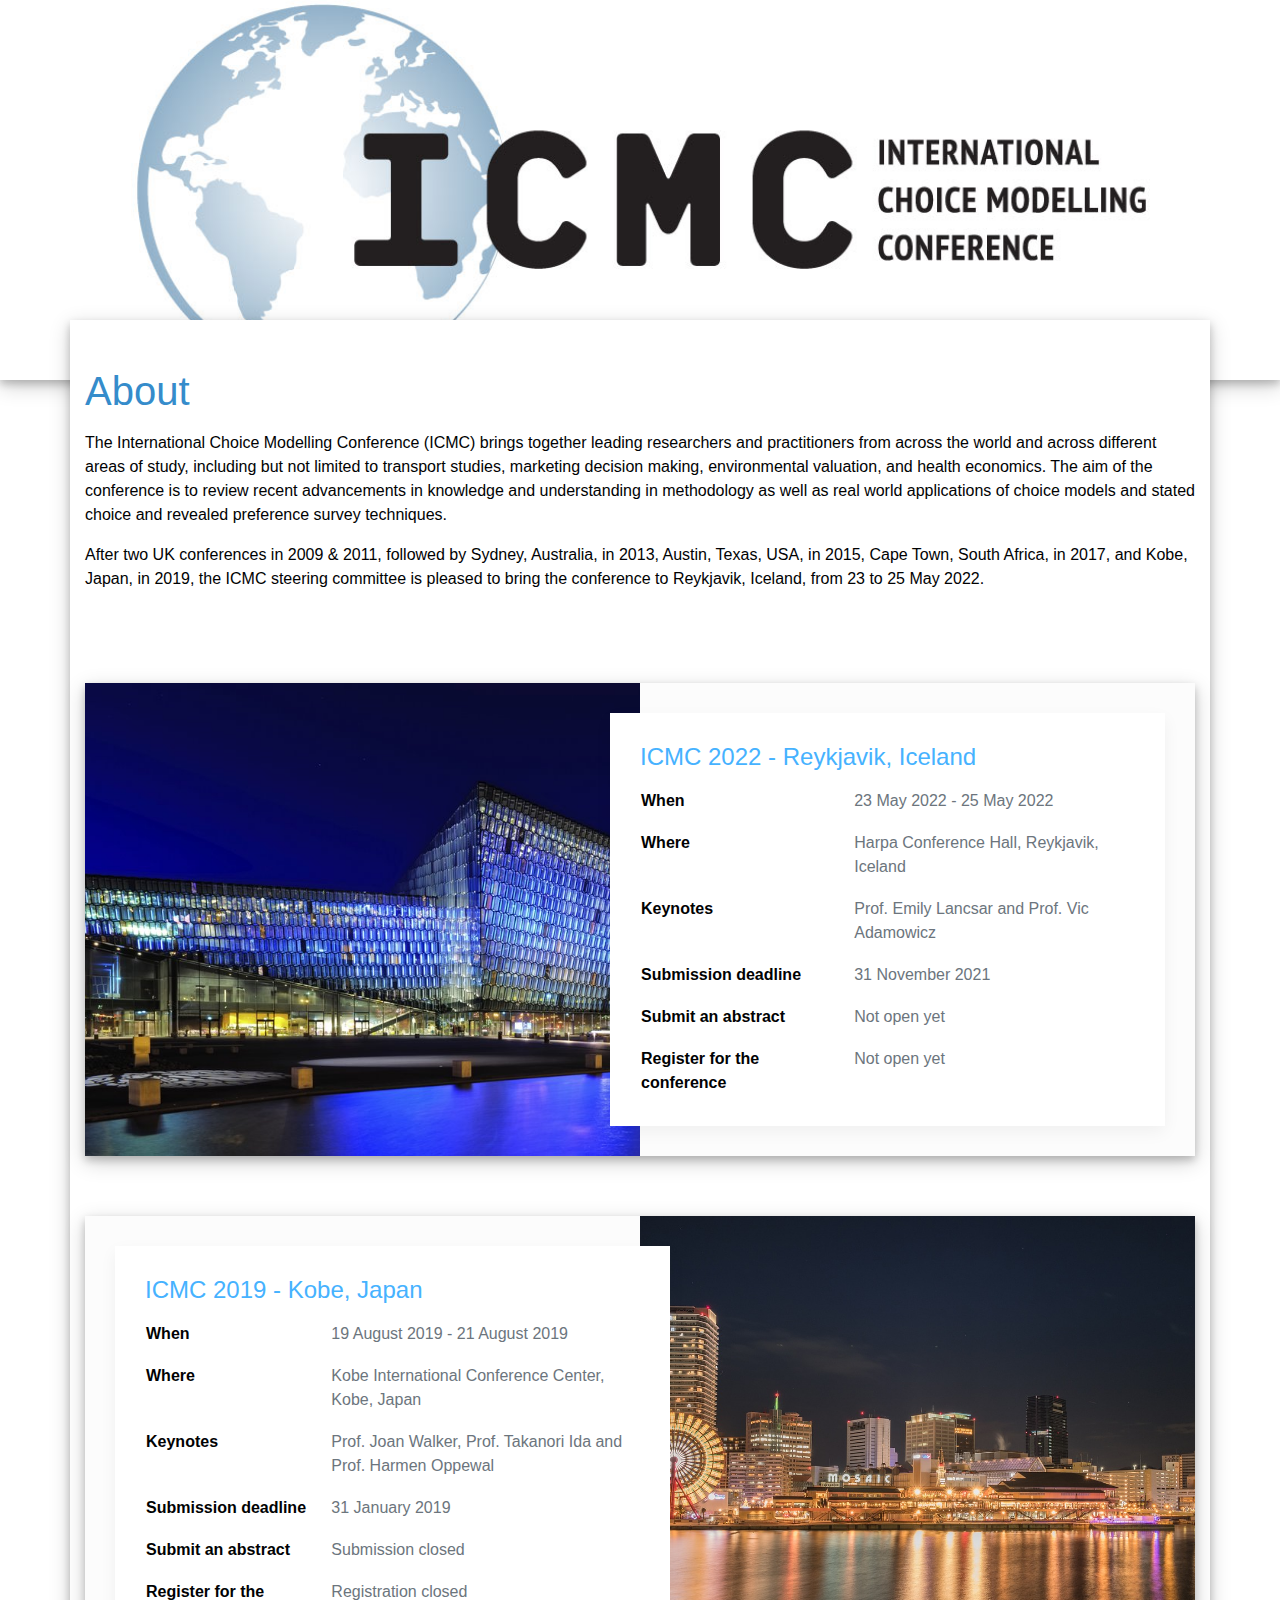
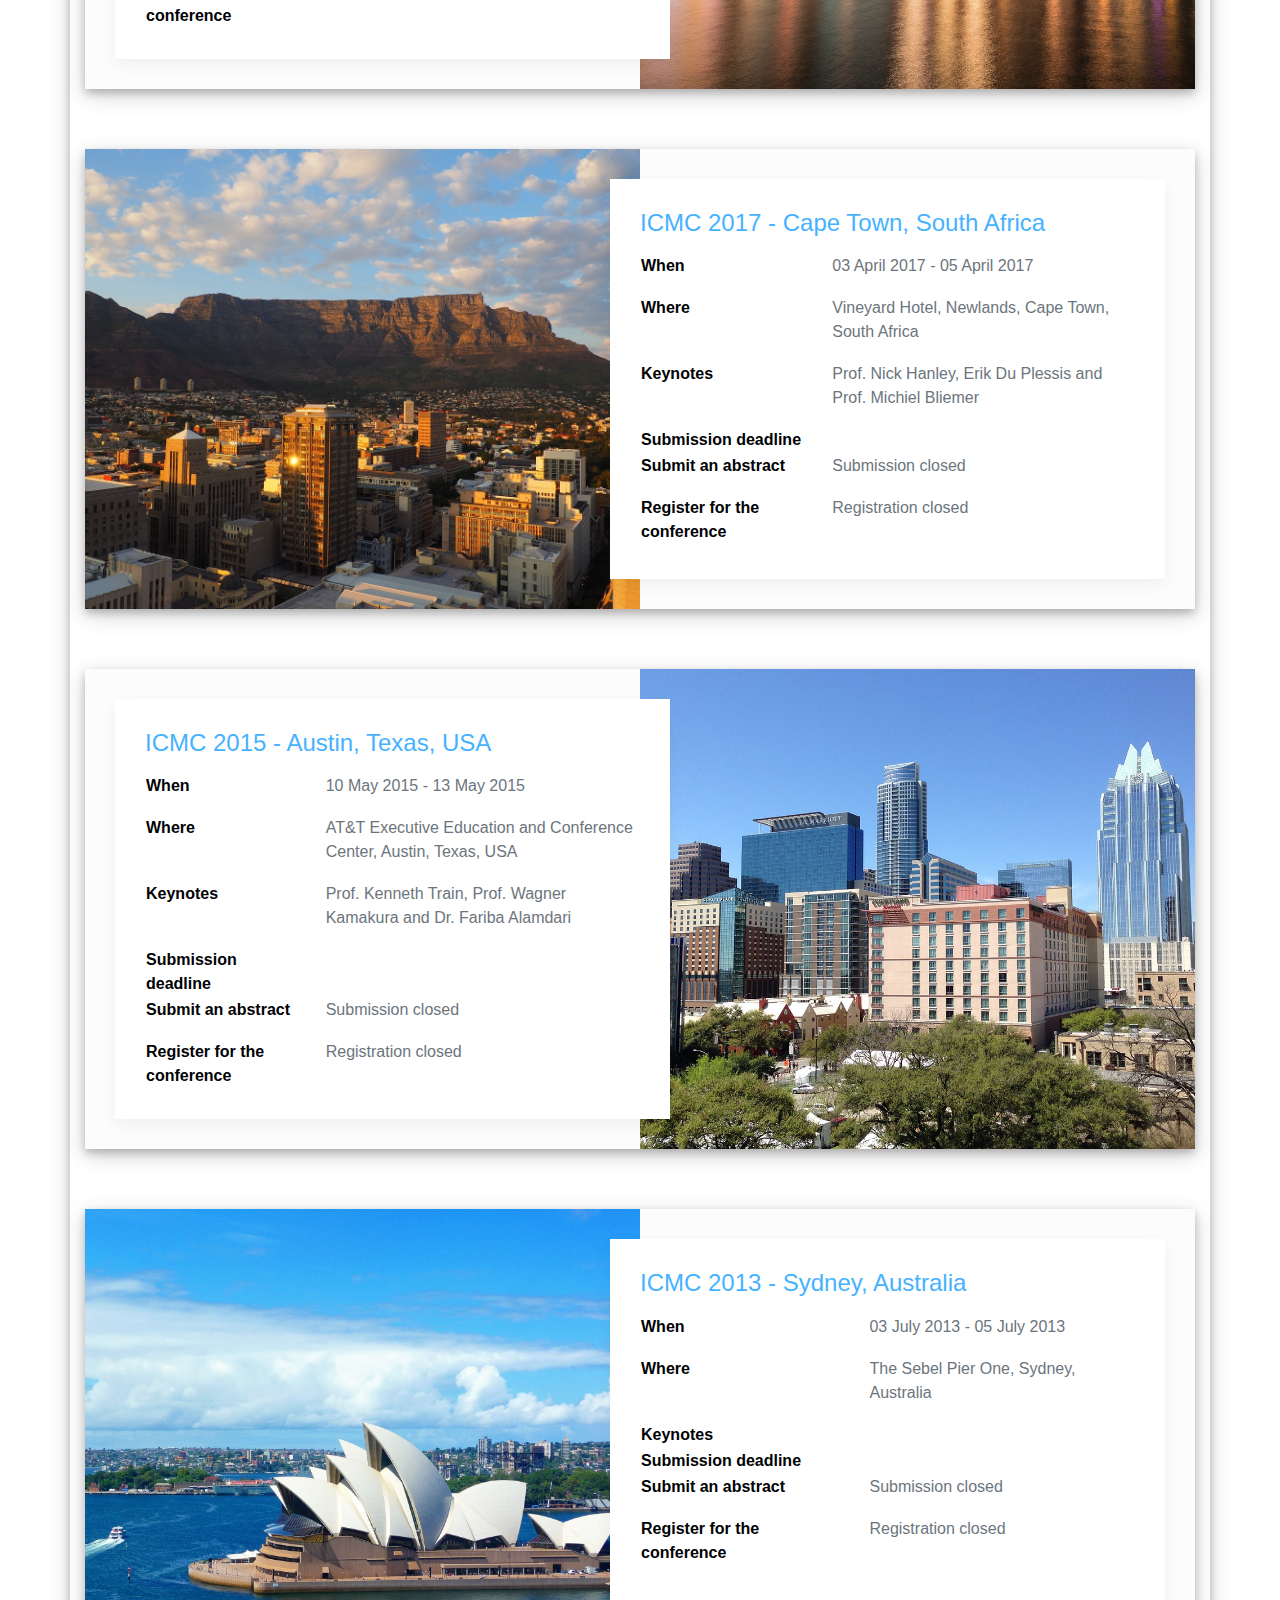
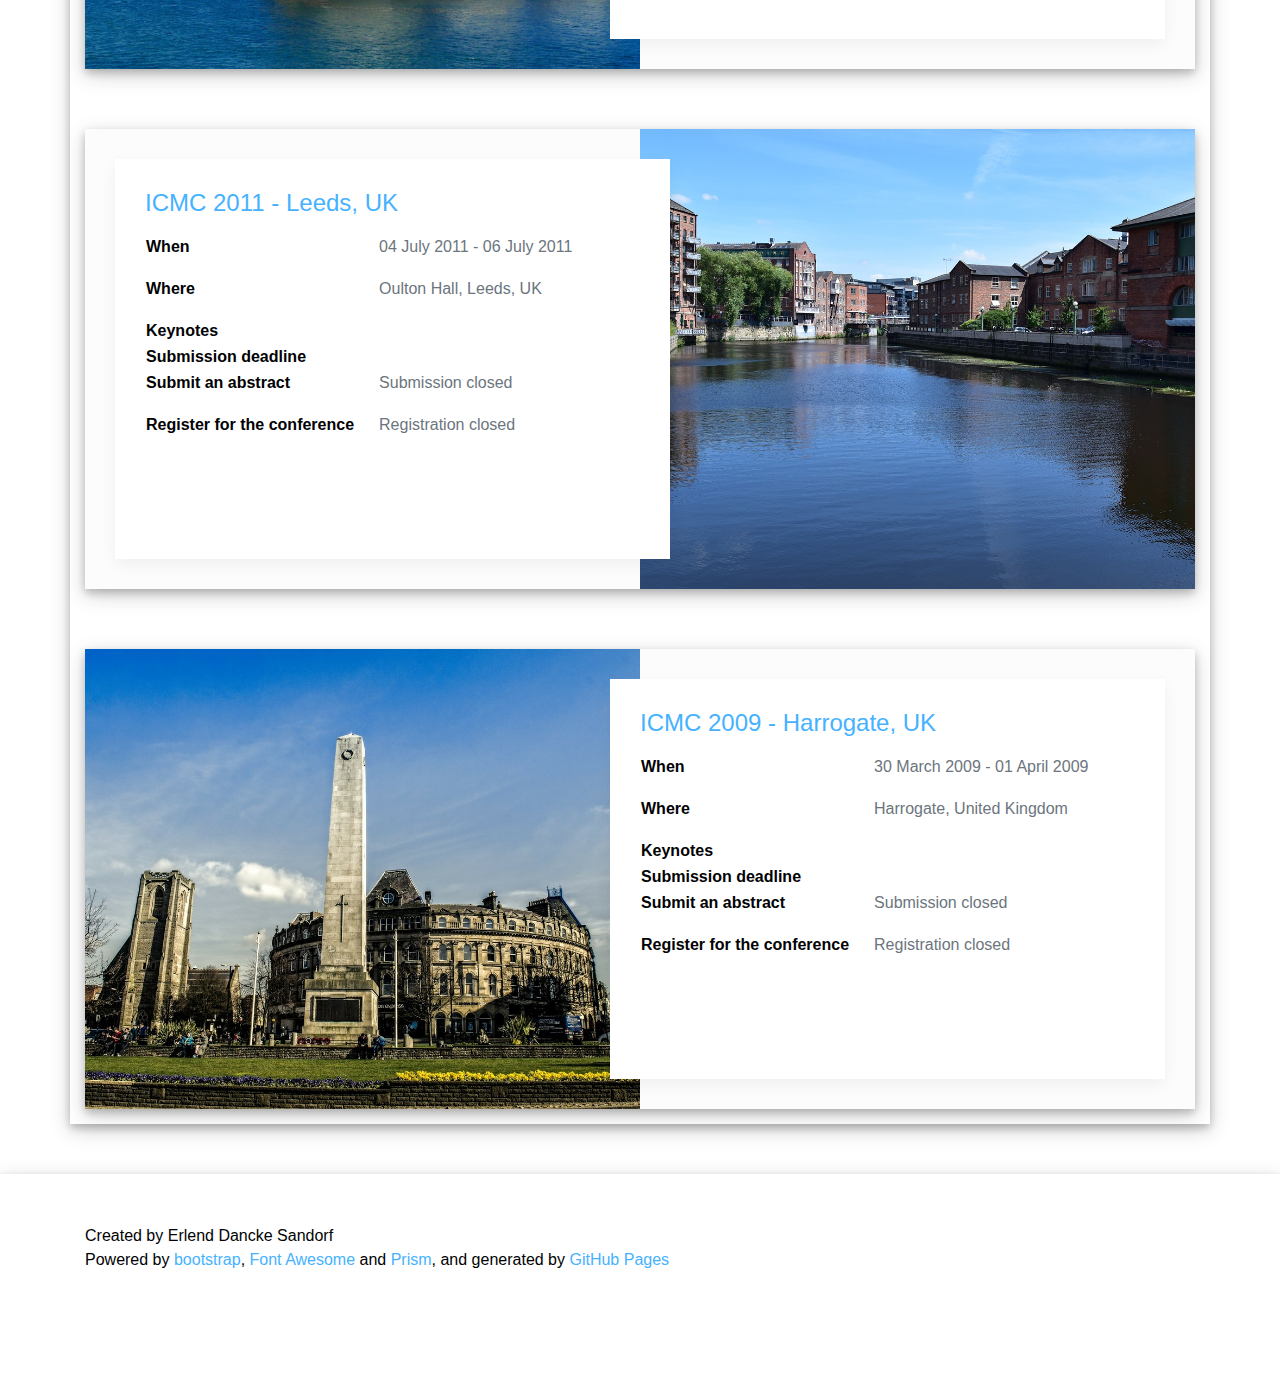
<file: index.html>
<!DOCTYPE html>
<html lang = "en_US">
  <head>
    <meta charset = "utf-8">
    <meta name = "viewport" content = "width = device-width, initial-scale = 1.0, shrink-to-fit = no">
    <meta name = "apple-mobile-web-app-status-bar-style" content = "black-translucent">
    <meta name = "description" content = "International Choice Modeling Conference">
    <meta name = "author" content = "Erlend Dancke Sandorf">

    <!-- Include style sheets -->
    <link rel="stylesheet" href="https://stackpath.bootstrapcdn.com/bootstrap/4.3.1/css/bootstrap.min.css" integrity="sha384-ggOyR0iXCbMQv3Xipma34MD+dH/1fQ784/j6cY/iJTQUOhcWr7x9JvoRxT2MZw1T" crossorigin="anonymous">
    <link rel = "stylesheet" href = "https://use.fontawesome.com/releases/v5.7.1/css/all.css" integrity = "sha384-fnmOCqbTlWIlj8LyTjo7mOUStjsKC4pOpQbqyi7RrhN7udi9RwhKkMHpvLbHG9Sr" crossorigin = "anonymous">
    <link rel = "stylesheet" href = "sass/styles.css">

    <!-- Include search engine optimization -->
  
    
    <!-- Check if traffic to the site is tracked with Google analytics -->
    <!--
    <script async src="https://www.googletagmanager.com/gtag/js?id=YOUR_SITE_ID"></script>
    <script>
      window.dataLayer = window.dataLayer || [];
      function gtag(){dataLayer.push(arguments);}
      gtag('js', new Date());
      gtag('config', '{{ site.google_analytics }}');
    </script>
    -->
  </head>

  <!-- MAIN BODY -->
  <body>
    <!-- Add bootstrap JavaScripts -->
    <script src="https://code.jquery.com/jquery-3.3.1.slim.min.js" integrity="sha384-q8i/X+965DzO0rT7abK41JStQIAqVgRVzpbzo5smXKp4YfRvH+8abtTE1Pi6jizo" crossorigin="anonymous"></script>
    <script src="https://cdnjs.cloudflare.com/ajax/libs/popper.js/1.14.7/umd/popper.min.js" integrity="sha384-UO2eT0CpHqdSJQ6hJty5KVphtPhzWj9WO1clHTMGa3JDZwrnQq4sF86dIHNDz0W1" crossorigin="anonymous"></script>
    <script src="https://stackpath.bootstrapcdn.com/bootstrap/4.3.1/js/bootstrap.min.js" integrity="sha384-JjSmVgyd0p3pXB1rRibZUAYoIIy6OrQ6VrjIEaFf/nJGzIxFDsf4x0xIM+B07jRM" crossorigin="anonymous"></script>
    <!-- Include Prism JavaScript-->
    <script src = "js/prism.js" type = "text/javascript"></script>

    <!-- Include JavaScript for the button taking people to the top of the page -->
    <script src = "js/to-the-top.js" type = "text/javascript"></script>

    <div class = "body-push">
      <!-- HEADER -->
      <div class = "page-header-landing">
        <div class = "page-header-image" style = "background-image: url(img/icmc-logo.jpg)">
          <div class = "page-header-image-overlay"></div>
            <div class = "container my-auto h-100">
              <div class = "page-header-content text-center">
                <!--
                <h1 class = "display-4 page-header-text-color">International Choice Modeling Conference</h1>
                <hr class = "my-4 page-header-hr-color">
                <p class = "lead page-header-text-color">Test</p><br>
                -->
              </div>
            </div>
        </div>
      </div>

      <!-- MAIN CONTENT -->
      <div class = "container container-extended clearfix container-offset">
        <h1>About</h1>
        <p>The International Choice Modelling Conference (ICMC) brings together leading researchers and practitioners from across the world and across different areas of study, including but not limited to transport studies, marketing decision making, environmental valuation, and health economics. The aim of the conference is to review recent advancements in knowledge and understanding in methodology as well as real world applications of choice models and stated choice and revealed preference survey techniques.</p>
        
        <p>After two UK conferences in 2009 & 2011, followed by Sydney, Australia, in 2013, Austin, Texas, USA, in 2015, Cape Town, South Africa, in 2017, and Kobe, Japan, in 2019, the ICMC steering committee is pleased to bring the conference to Reykjavik, Iceland, from 23 to 25 May 2022.</p>
        
        <h1></h1>
        <!-- Reykjavik ICELAND -->
        <div class="post-container">
          <div class="post-image-wrap">
            <div class="post-image" style="background-image: url(img/icmc-reykjavik/harpa.jpg)"></div>
          </div>

          <div class="post-content-wrap">
            <div class="post-content">
              <h4 class="feed-title"><a href="2022-icmc-reykjavik.html">ICMC 2022 - Reykjavik, Iceland</a></h4>
              <table>
                <!-- Row -->
                <tr>
                  <td class = "font-weight-bold pr-4 top-align">When </td>
                  <td class = "top-align">
                    <p class="text-muted">23 May 2022 - 25 May 2022</p>
                  </td>
                </tr>
                <!-- Row -->
                <tr>
                  <td class = "font-weight-bold pr-4 top-align">Where </td>
                  <td class = "top-align">
                    <p class="text-muted">Harpa Conference Hall, Reykjavik, Iceland</p>
                  </td>
                </tr>
                <!-- Row -->
                <tr>
                  <td class = "font-weight-bold pr-4 top-align">Keynotes </td>
                  <td class = "top-align">
                    <p class="text-muted">Prof. Emily Lancsar and Prof. Vic Adamowicz</p>
                  </td>
                </tr>                 
                <!-- Row -->
                <tr>
                  <td class = "font-weight-bold pr-4 top-align">Submission deadline </td>
                  <td class = "top-align">
                    <p class="text-muted">31 November 2021</p>
                  </td>
                </tr>
                <!-- Row -->
                <tr>
                  <td class = "font-weight-bold pr-4 top-align">Submit an abstract </td>
                  <td class = "top-align">
                    <p class="text-muted">Not open yet</p>
                  </td>
                </tr>   
                <!-- Row -->
                <tr>
                  <td class = "font-weight-bold pr-4 top-align">Register for the conference </td>
                  <td class = "top-align">
                    <p class="text-muted">Not open yet</p>
                  </td>
                </tr>                
              </table>
            </div>
          </div>
        </div>
    
        <!-- KOBE JAPAN -->
        <div class="post-container">
          <div class="post-image-wrap">
            <div class="post-image" style="background-image: url(img/icmc-kobe/kobe.jpg)"></div>
          </div>

          <div class="post-content-wrap">
            <div class="post-content">
              <h4 class="feed-title"><a href="http://www.icmconference.org.uk/index.php/icmc/ICMC2019">ICMC 2019 - Kobe, Japan</a></h4>
              <table>
                <!-- Row -->
                <tr>
                  <td class = "font-weight-bold pr-4 top-align">When </td>
                  <td class = "top-align">
                    <p class="text-muted">19 August 2019 - 21 August 2019</p>
                  </td>
                </tr>
                <!-- Row -->
                <tr>
                  <td class = "font-weight-bold pr-4 top-align">Where </td>
                  <td class = "top-align">
                    <p class="text-muted">Kobe International Conference Center, Kobe, Japan</p>
                  </td>
                </tr>
                <!-- Row -->
                <tr>
                  <td class = "font-weight-bold pr-4 top-align">Keynotes </td>
                  <td class = "top-align">
                    <p class="text-muted">Prof. Joan Walker, Prof. Takanori Ida and Prof. Harmen Oppewal</p>
                  </td>
                </tr>                 
                <!-- Row -->
                <tr>
                  <td class = "font-weight-bold pr-4 top-align">Submission deadline </td>
                  <td class = "top-align">
                    <p class="text-muted">31 January 2019</p>
                  </td>
                </tr>
                <!-- Row -->
                <tr>
                  <td class = "font-weight-bold pr-4 top-align">Submit an abstract </td>
                  <td class = "top-align">
                    <p class="text-muted">Submission closed</p>
                  </td>
                </tr>   
                <!-- Row -->
                <tr>
                  <td class = "font-weight-bold pr-4 top-align">Register for the conference </td>
                  <td class = "top-align">
                    <p class="text-muted">Registration closed</p>
                  </td>
                </tr>                
              </table>
            </div>
          </div>
        </div>        
        
        <!-- CAPE TOWN SOUTH AFRICA-->
        <div class="post-container">
          <div class="post-image-wrap">
            <div class="post-image" style="background-image: url(img/icmc-cape-town/cape-town.jpg)"></div>
          </div>

          <div class="post-content-wrap">
            <div class="post-content">
              <h4 class="feed-title"><a href="http://www.icmconference.org.uk/index.php/icmc/ICMC2017">ICMC 2017 - Cape Town, South Africa</a></h4>
              <table>
                <!-- Row -->
                <tr>
                  <td class = "font-weight-bold pr-4 top-align">When </td>
                  <td class = "top-align">
                    <p class="text-muted">03 April 2017 - 05 April 2017</p>
                  </td>
                </tr>
                <!-- Row -->
                <tr>
                  <td class = "font-weight-bold pr-4 top-align">Where </td>
                  <td class = "top-align">
                    <p class="text-muted">Vineyard Hotel, Newlands, Cape Town, South Africa</p>
                  </td>
                </tr>
                <!-- Row -->
                <tr>
                  <td class = "font-weight-bold pr-4 top-align">Keynotes </td>
                  <td class = "top-align">
                    <p class="text-muted">Prof. Nick Hanley, Erik Du Plessis and Prof. Michiel Bliemer</p>
                  </td>
                </tr>                 
                <!-- Row -->
                <tr>
                  <td class = "font-weight-bold pr-4 top-align">Submission deadline </td>
                  <td class = "top-align">
                    <p class="text-muted"></p>
                  </td>
                </tr>
                <!-- Row -->
                <tr>
                  <td class = "font-weight-bold pr-4 top-align">Submit an abstract </td>
                  <td class = "top-align">
                    <p class="text-muted">Submission closed</p>
                  </td>
                </tr>   
                <!-- Row -->
                <tr>
                  <td class = "font-weight-bold pr-4 top-align">Register for the conference </td>
                  <td class = "top-align">
                    <p class="text-muted">Registration closed</p>
                  </td>
                </tr>              
              </table>
            </div>
          </div>
        </div>        
        
        <!-- AUSTIN TEXAS -->
        <div class="post-container">
          <div class="post-image-wrap">
            <div class="post-image" style="background-image: url(img/icmc-austin/austin-texas.jpg)"></div>
          </div>

          <div class="post-content-wrap">
            <div class="post-content">
              <h4 class="feed-title"><a href="http://www.icmconference.org.uk/index.php/icmc/icmc2015">ICMC 2015 - Austin, Texas, USA</a></h4>
              <table>
                <!-- Row -->
                <tr>
                  <td class = "font-weight-bold pr-4 top-align">When </td>
                  <td class = "top-align">
                    <p class="text-muted">10 May 2015 - 13 May 2015</p>
                  </td>
                </tr>
                <!-- Row -->
                <tr>
                  <td class = "font-weight-bold pr-4 top-align">Where </td>
                  <td class = "top-align">
                    <p class="text-muted">AT&T Executive Education and Conference Center, Austin, Texas, USA</p>
                  </td>
                </tr>
                <!-- Row -->
                <tr>
                  <td class = "font-weight-bold pr-4 top-align">Keynotes </td>
                  <td class = "top-align">
                    <p class="text-muted">Prof. Kenneth Train, Prof. Wagner Kamakura and Dr. Fariba Alamdari</p>
                  </td>
                </tr>                 
                <!-- Row -->
                <tr>
                  <td class = "font-weight-bold pr-4 top-align">Submission deadline </td>
                  <td class = "top-align">
                    <p class="text-muted"></p>
                  </td>
                </tr>
                <!-- Row -->
                <tr>
                  <td class = "font-weight-bold pr-4 top-align">Submit an abstract </td>
                  <td class = "top-align">
                    <p class="text-muted">Submission closed</p>
                  </td>
                </tr>   
                <!-- Row -->
                <tr>
                  <td class = "font-weight-bold pr-4 top-align">Register for the conference </td>
                  <td class = "top-align">
                    <p class="text-muted">Registration closed</p>
                  </td>
                </tr>                
              </table>
            </div>
          </div>
        </div>        
        
        <!-- SYDNEY AUSTRALIA -->
        <div class="post-container">
          <div class="post-image-wrap">
            <div class="post-image" style="background-image: url(img/icmc-sydney/sydney.jpg)"></div>
          </div>

          <div class="post-content-wrap">
            <div class="post-content">
              <h4 class="feed-title"><a href="http://www.icmconference.org.uk/index.php/icmc/ICMC2013">ICMC 2013 - Sydney, Australia</a></h4>
              <table>
                <!-- Row -->
                <tr>
                  <td class = "font-weight-bold pr-4 top-align">When </td>
                  <td class = "top-align">
                    <p class="text-muted">03 July 2013 - 05 July 2013</p>
                  </td>
                </tr>
                <!-- Row -->
                <tr>
                  <td class = "font-weight-bold pr-4 top-align">Where </td>
                  <td class = "top-align">
                    <p class="text-muted">The Sebel Pier One, Sydney, Australia</p>
                  </td>
                </tr>
                <!-- Row -->
                <tr>
                  <td class = "font-weight-bold pr-4 top-align">Keynotes </td>
                  <td class = "top-align">
                    <p class="text-muted"></p>
                  </td>
                </tr>                 
                <!-- Row -->
                <tr>
                  <td class = "font-weight-bold pr-4 top-align">Submission deadline </td>
                  <td class = "top-align">
                    <p class="text-muted"></p>
                  </td>
                </tr>
                <!-- Row -->
                <tr>
                  <td class = "font-weight-bold pr-4 top-align">Submit an abstract </td>
                  <td class = "top-align">
                    <p class="text-muted">Submission closed</p>
                  </td>
                </tr>   
                <!-- Row -->
                <tr>
                  <td class = "font-weight-bold pr-4 top-align">Register for the conference </td>
                  <td class = "top-align">
                    <p class="text-muted">Registration closed</p>
                  </td>
                </tr>                
              </table>
            </div>
          </div>
        </div>        
        
        <!-- UK 2011 -->
        <div class="post-container">
          <div class="post-image-wrap">
            <div class="post-image" style="background-image: url(img/icmc-leeds/leeds.jpg)"></div>
          </div>

          <div class="post-content-wrap">
            <div class="post-content">
              <h4 class="feed-title"><a href="http://www.icmconference.org.uk/index.php/icmc/ICMC2011">ICMC 2011 - Leeds, UK</a></h4>
              <table>
                <!-- Row -->
                <tr>
                  <td class = "font-weight-bold pr-4 top-align">When </td>
                  <td class = "top-align">
                    <p class="text-muted">04 July 2011 - 06 July 2011</p>
                  </td>
                </tr>
                <!-- Row -->
                <tr>
                  <td class = "font-weight-bold pr-4 top-align">Where </td>
                  <td class = "top-align">
                    <p class="text-muted">Oulton Hall, Leeds, UK</p>
                  </td>
                </tr>
                <!-- Row -->
                <tr>
                  <td class = "font-weight-bold pr-4 top-align">Keynotes </td>
                  <td class = "top-align">
                    <p class="text-muted"></p>
                  </td>
                </tr>                 
                <!-- Row -->
                <tr>
                  <td class = "font-weight-bold pr-4 top-align">Submission deadline </td>
                  <td class = "top-align">
                    <p class="text-muted"></p>
                  </td>
                </tr>
                <!-- Row -->
                <tr>
                  <td class = "font-weight-bold pr-4 top-align">Submit an abstract </td>
                  <td class = "top-align">
                    <p class="text-muted">Submission closed</p>
                  </td>
                </tr>   
                <!-- Row -->
                <tr>
                  <td class = "font-weight-bold pr-4 top-align">Register for the conference </td>
                  <td class = "top-align">
                    <p class="text-muted">Registration closed</p>
                  </td>
                </tr>                 
              </table>
            </div>
          </div>
        </div>        
        
        <!-- UK 2009 -->
        <div class="post-container">
          <div class="post-image-wrap">
            <div class="post-image" style="background-image: url(img/icmc-harrogate/harrogate.jpg)"></div>
          </div>

          <div class="post-content-wrap">
            <div class="post-content">
              <h4 class="feed-title"><a href="http://www.icmconference.org.uk/index.php/icmc/icmc2009">ICMC 2009 - Harrogate, UK</a></h4>
              <table>
                <!-- Row -->
                <tr>
                  <td class = "font-weight-bold pr-4 top-align">When </td>
                  <td class = "top-align">
                    <p class="text-muted">30 March 2009 - 01 April 2009</p>
                  </td>
                </tr>
                <!-- Row -->
                <tr>
                  <td class = "font-weight-bold pr-4 top-align">Where </td>
                  <td class = "top-align">
                    <p class="text-muted">Harrogate, United Kingdom</p>
                  </td>
                </tr>
                <!-- Row -->
                <tr>
                  <td class = "font-weight-bold pr-4 top-align">Keynotes </td>
                  <td class = "top-align">
                    <p class="text-muted"></p>
                  </td>
                </tr>                
                <!-- Row -->
                <tr>
                  <td class = "font-weight-bold pr-4 top-align">Submission deadline </td>
                  <td class = "top-align">
                    <p class="text-muted"></p>
                  </td>
                </tr>
                <!-- Row -->
                <tr>
                  <td class = "font-weight-bold pr-4 top-align">Submit an abstract </td>
                  <td class = "top-align">
                    <p class="text-muted">Submission closed</p>
                  </td>
                </tr>   
                <!-- Row -->
                <tr>
                  <td class = "font-weight-bold pr-4 top-align">Register for the conference </td>
                  <td class = "top-align">
                    <p class="text-muted">Registration closed</p>
                  </td>
                </tr>                
              </table>
            </div>
          </div>
        </div>        
        
        <!-- TO THE TOP BUTTON -->
        <div class = "container">
          <button onclick = "topFunction()" id = "myBtn" title = "Go to top" class = "btn">
            <i class = "fas fa-chevron-up fa-3x"></i>
          </button>
        </div>
        
      </div> <!-- End main content -->
    </div> <!-- End bodypush -->
    
    <!-- FOOTER -->
    <div class = "container-fluid page-footer">
      <div class = "container">
        <div class = "row">
          <div class = "col">
            <span>Created by Erlend Dancke Sandorf</span><br>
            <span>Powered by <a href = "https://getbootstrap.com/" class = "footer-header-link">bootstrap</a>, <a href = "https://fontawesome.com/" class = "footer-header-link">Font Awesome</a> and <a href = "https://prismjs.com/" class = "footer-header-link">Prism</a>, and generated by <a href = "https://pages.github.com">GitHub Pages</a></span>
          </div>
        </div>
      </div>
    </div>
  </body>
</html>
</file>
<file: sass/styles.css>
/* Import variables */
/* Color pallette */
/* Other */
/* PrismJS 1.17.1
https://prismjs.com/download.html#themes=prism-coy&languages=markup+css+clike+javascript+ruby+markdown+latex+liquid+sql+r+plsql+yaml+regex */
/**
 * prism.js Coy theme for JavaScript, CoffeeScript, CSS and HTML
 * Based on https://github.com/tshedor/workshop-wp-theme (Example: http://workshop.kansan.com/category/sessions/basics or http://workshop.timshedor.com/category/sessions/basics);
 * @author Tim  Shedor
 */
code[class*=language-],
pre[class*=language-] {
  color: black;
  background: none;
  font-family: Consolas, Monaco, "Andale Mono", "Ubuntu Mono", monospace;
  font-size: 1em;
  text-align: left;
  white-space: pre;
  word-spacing: normal;
  word-break: normal;
  word-wrap: normal;
  line-height: 1.5;
  -moz-tab-size: 4;
  -o-tab-size: 4;
  tab-size: 4;
  -webkit-hyphens: none;
  -moz-hyphens: none;
  -ms-hyphens: none;
  hyphens: none;
}

/* Code blocks */
pre[class*=language-] {
  position: relative;
  margin: 0.5em 0;
  overflow: visible;
  padding: 0;
}

pre[class*=language-] > code {
  position: relative;
  border-left: 10px solid #358ccb;
  /* box-shadow: -1px 0px 0px 0px #358ccb, 0px 0px 0px 1px #dfdfdf; */
  background-color: #f4f5f6;
  /* Change */
  /* background-image: linear-gradient(transparent 50%, rgba(69, 142, 209, 0.04) 50%); */
  background-size: 3em 3em;
  background-origin: content-box;
  background-attachment: local;
}

code[class*=language] {
  max-height: inherit;
  height: inherit;
  padding: 0 1em;
  display: block;
  overflow: auto;
}

/* Margin bottom to accommodate shadow */
:not(pre) > code[class*=language-],
pre[class*=language-] {
  background-color: #f4f5f6;
  /* Change */
  -webkit-box-sizing: border-box;
  -moz-box-sizing: border-box;
  box-sizing: border-box;
  margin-bottom: 1em;
}

/* Inline code */
:not(pre) > code[class*=language-] {
  position: relative;
  padding: 0.2em;
  border-radius: 0.3em;
  color: #c92c2c;
  border: 1px solid rgba(0, 0, 0, 0.1);
  display: inline;
  white-space: normal;
}

pre[class*=language-]:before,
pre[class*=language-]:after {
  content: "";
  z-index: -2;
  display: block;
  position: absolute;
  bottom: 0.75em;
  left: 0.18em;
  width: 40%;
  height: 20%;
  max-height: 13em;
  /* box-shadow: 0px 13px 8px #979797; */
  -webkit-transform: rotate(-2deg);
  -moz-transform: rotate(-2deg);
  -ms-transform: rotate(-2deg);
  -o-transform: rotate(-2deg);
  transform: rotate(-2deg);
}

:not(pre) > code[class*=language-]:after,
pre[class*=language-]:after {
  right: 0.75em;
  left: auto;
  -webkit-transform: rotate(2deg);
  -moz-transform: rotate(2deg);
  -ms-transform: rotate(2deg);
  -o-transform: rotate(2deg);
  transform: rotate(2deg);
}

.token.comment,
.token.block-comment,
.token.prolog,
.token.doctype,
.token.cdata {
  color: #7D8B99;
}

.token.punctuation {
  color: #5F6364;
}

.token.property,
.token.tag,
.token.boolean,
.token.number,
.token.function-name,
.token.constant,
.token.symbol,
.token.deleted {
  color: #c92c2c;
}

.token.selector,
.token.attr-name,
.token.string,
.token.char,
.token.function,
.token.builtin,
.token.inserted {
  color: #2f9c0a;
}

.token.operator,
.token.entity,
.token.url,
.token.variable {
  color: #a67f59;
  background: rgba(255, 255, 255, 0.5);
}

.token.atrule,
.token.attr-value,
.token.keyword,
.token.class-name {
  color: #1990b8;
}

.token.regex,
.token.important {
  color: #e90;
}

.language-css .token.string,
.style .token.string {
  color: #a67f59;
  background: rgba(255, 255, 255, 0.5);
}

.token.important {
  font-weight: normal;
}

.token.bold {
  font-weight: bold;
}

.token.italic {
  font-style: italic;
}

.token.entity {
  cursor: help;
}

.namespace {
  opacity: 0.7;
}

@media screen and (max-width: 767px) {
  pre[class*=language-]:before,
pre[class*=language-]:after {
    bottom: 14px;
    box-shadow: none;
  }
}
/* Plugin styles */
.token.tab:not(:empty):before,
.token.cr:before,
.token.lf:before {
  color: #e0d7d1;
}

/* Plugin styles: Line Numbers */
pre[class*=language-].line-numbers.line-numbers {
  padding-left: 0;
}

pre[class*=language-].line-numbers.line-numbers code {
  padding-left: 3.8em;
}

pre[class*=language-].line-numbers.line-numbers .line-numbers-rows {
  left: 0;
}

/* Plugin styles: Line Highlight */
pre[class*=language-][data-line] {
  padding-top: 0;
  padding-bottom: 0;
  padding-left: 0;
}

pre[data-line] code {
  position: relative;
  padding-left: 4em;
}

pre .line-highlight {
  margin-top: 0;
}

.navbar-container {
  background-color: white;
  border-bottom: 1px #343a40 solid;
  padding-bottom: 20px;
  padding-top: 20px;
}

.nav-item-customizer-underline {
  color: #46b2ff;
  border-bottom: 4px #358ccb solid;
}

.nav-item-customizer-tab {
  color: #fff;
  background-color: #46b2ff;
  border-left: 1px #343a40 solid;
  border-top: 1px #343a40 solid;
  border-right: 1px #343a40 solid;
  position: relative;
  top: 1.4px;
  border-bottom: 1px #46b2ff;
  border-radius: 0.3em 0.3em 0em 0em;
}

.nav-item-customizer-tab-collapsed {
  background-color: white;
  border: 0px;
  color: #fff;
}

.nav-link-customizer-tab {
  color: white;
}

.nav-tabs {
  border-bottom: 0px;
  /* Removes the bottom grey border form the nav-tabs */
}

#toggleButton {
  background-color: #46b2ff;
  border-color: #f4f5f6;
  padding: 7.5px 12.5px;
  margin: 5px;
}

#searchButton {
  background-color: #46b2ff;
  border-color: #f4f5f6;
  margin-left: 0px;
}

.form-control:focus {
  box-shadow: none !important;
}

.btn:focus {
  box-shadow: none !important;
}

.search-img {
  min-height: 100px;
}

/*
Code licensed under the Apache License v2.0.
Copyright: Kirby Turner https://github.com/kirbyt/timeline-jekyll-theme


EDITS:
Some modifications to fit the current theme.

*/
.timeline {
  position: relative;
  padding: 0;
  list-style: none;
}

.timeline:before {
  content: "";
  position: absolute;
  top: 0;
  bottom: 0;
  left: 40px;
  width: 2px;
  margin-left: -1.5px;
  background-color: #f4f5f6;
  /* Change */
}

.timeline > li {
  position: relative;
  margin-bottom: 50px;
  min-height: 50px;
}

.timeline > li:before,
.timeline > li:after {
  content: " ";
  display: table;
}

.timeline > li:after {
  clear: both;
}

.timeline > li .timeline-panel {
  float: right;
  position: relative;
  width: 100%;
  padding: 0 20px 0 100px;
  text-align: left;
}

.timeline > li .timeline-panel:before {
  right: auto;
  left: -15px;
  border-right-width: 15px;
  border-left-width: 0;
}

.timeline > li .timeline-panel:after {
  right: auto;
  left: -14px;
  border-right-width: 14px;
  border-left-width: 0;
}

.timeline > li .timeline-image {
  z-index: 100;
  position: absolute;
  left: 0;
  width: 80px;
  height: 80px;
  margin-left: 0;
  padding: 5px;
  border: 2px solid #f4f5f6;
  /* Change */
  border-radius: 100%;
  text-align: center;
  color: #fff;
  background-color: white;
  /* Change */
}

.timeline > li .timeline-image h4 {
  margin-top: 12px;
  font-size: 10px;
  line-height: 14px;
}

.timeline > li.timeline-inverted > .timeline-panel {
  float: right;
  padding: 0 20px 0 100px;
  text-align: left;
}

.timeline > li.timeline-inverted > .timeline-panel:before {
  right: auto;
  left: -15px;
  border-right-width: 15px;
  border-left-width: 0;
}

.timeline > li.timeline-inverted > .timeline-panel:after {
  right: auto;
  left: -14px;
  border-right-width: 14px;
  border-left-width: 0;
}

.timeline > li:last-child {
  margin-bottom: 0;
}

.timeline .timeline-heading h4 {
  margin-top: 0;
  color: inherit;
}

.timeline .timeline-heading h4.subheading {
  text-transform: none;
}

.timeline .timeline-body > p,
.timeline .timeline-body > ul {
  margin-bottom: 0;
}

/* Changed from original to bootstrap media queries */
@media (min-width: 768px) {
  .timeline:before {
    left: 50%;
  }

  .timeline > li {
    margin-bottom: 100px;
    min-height: 100px;
  }

  .timeline > li .timeline-panel {
    float: left;
    width: 41%;
    padding: 0 20px 20px 30px;
    text-align: right;
  }

  .timeline > li .timeline-image {
    left: 50%;
    width: 100px;
    height: 100px;
    margin-left: -50px;
  }

  .timeline > li .timeline-image h4 {
    margin-top: 16px;
    font-size: 13px;
    line-height: 18px;
  }

  .timeline > li.timeline-inverted > .timeline-panel {
    float: right;
    padding: 0 30px 20px 20px;
    text-align: left;
  }
}
@media (min-width: 992px) {
  .timeline > li {
    min-height: 150px;
  }

  .timeline > li .timeline-panel {
    padding: 0 20px 20px;
  }

  .timeline > li .timeline-image {
    width: 150px;
    height: 150px;
    margin-left: -75px;
  }

  .timeline > li .timeline-image h4 {
    margin-top: 30px;
    font-size: 18px;
    line-height: 26px;
  }

  .timeline > li.timeline-inverted > .timeline-panel {
    padding: 0 20px 20px;
  }
}
@media (min-width: 1200px) {
  .timeline > li {
    min-height: 170px;
  }

  .timeline > li .timeline-panel {
    padding: 0 20px 20px 100px;
  }

  .timeline > li .timeline-image {
    width: 170px;
    height: 170px;
    margin-left: -85px;
  }

  .timeline > li .timeline-image h4 {
    margin-top: 40px;
  }

  .timeline > li.timeline-inverted > .timeline-panel {
    padding: 0 100px 20px 20px;
  }
}
/* Changed from original */
.timeline-image:hover {
  box-shadow: 0 0 2px 1px #358ccb;
}

.card-width {
  min-width: 200px;
}

.card-img-extended {
  border: 2px #f4f5f6 solid;
  border-radius: 4px;
  padding: 5px;
  object-fit: cover;
  width: 100%;
  height: 100%;
  min-height: 200px;
}
.card-img-extended:hover {
  box-shadow: 0 0 2px 1px #358ccb;
}

.card-button {
  border: none;
  outline: none;
  margin: 0px;
  padding: 5px;
  border-radius: 5px;
  background-color: #46b2ff;
  color: white;
}
.card-button:hover {
  background-color: #358ccb;
  text-decoration: none;
  color: white;
}

.feed-list {
  list-style-type: none;
}

.feed-list-element {
  margin-bottom: 25px;
  position: relative;
}

.feed-title {
  margin-top: 0rem;
}

.feed-img, .search-img {
  position: relative;
  border: 2px #f4f5f6 solid;
  border-radius: 4px;
  padding: 5px;
  object-fit: cover;
  width: 100%;
  height: 100%;
  min-height: 150px;
}
.feed-img:hover, .search-img:hover {
  box-shadow: 0 0 2px 1px #358ccb;
}

#myBtn .fas {
  color: #fafafa;
}

#myBtn {
  display: none;
  /* Hidden by default */
  position: fixed;
  /* Fixed/sticky position */
  bottom: 0px;
  /* Place the button at the bottom of the page */
  right: 0px;
  z-index: 99;
  /* Make sure it does not overlap */
  border: none;
  /* Remove borders */
  outline: none;
  /* Remove outline */
  cursor: pointer;
  /* Add a mouse pointer on hover */
  margin: 0;
  padding: 0 5px;
  border-radius: 5px;
  /* Rounded corners */
  background-color: #46b2ff;
  color: #fafafa;
}
#myBtn:hover {
  background-color: #358ccb;
  text-decoration: none;
  color: #fafafa;
}

.polaroid-container {
  width: 45%;
  background-color: white;
  box-shadow: 0 4px 8px 0 rgba(0, 0, 0, 0.2), 0 6px 20px 0 rgba(0, 0, 0, 0.19);
  margin-bottom: 25px;
  margin-left: 5pt;
  margin-right: 5%;
  padding: 0;
}

.polaroid-img {
  width: 100%;
}

.polaroid-caption {
  text-align: center;
  padding: 10px 20px;
}

.polaroid-text {
  margin-top: 5px;
  margin-left: 5px;
}

@media only screen and (max-width: 768px) {
  .polaroid-container {
    width: 100%;
  }
}
.carousel-text {
  color: #fafafa;
}

.carousel-item-header {
  height: 450px;
  margin-bottom: -50px;
  padding-bottom: 50px;
}

.carousel-caption-extended {
  bottom: 15% !important;
}

.post-container {
  position: relative;
  float: left;
  clear: both;
  width: 100%;
  margin-top: 30px;
  box-shadow: 0 4px 8px 0 rgba(0, 0, 0, 0.2), 0 6px 20px 0 rgba(0, 0, 0, 0.19);
}

.post-container:first-child {
  margin-top: 0;
}

@media (min-width: 992px) {
  .post-container {
    margin-top: 60px;
    background: #f4f5f6;
  }
}
.post-container:hover .post-image {
  -moz-transform: scale(1.2);
  -o-transform: scale(1.2);
  -ms-transform: scale(1.2);
  -webkit-transform: scale(1.2);
  transform: scale(1.2);
}

.post-container:hover .post-content {
  -webkit-box-shadow: 0 6px 16px rgba(0, 0, 0, 0.1);
  -moz-box-shadow: 0 6px 16px rgba(0, 0, 0, 0.1);
  box-shadow: 0 6px 16px rgba(0, 0, 0, 0.1);
}

@media (min-width: 992px) {
  .post-container:nth-child(2n) .post-image-wrap {
    left: auto;
    right: 0;
  }

  .post-container:nth-child(2n) .post-content-wrap {
    float: left;
    padding: 30px 0 30px 30px;
  }

  .post-container:nth-child(2n) .post-content {
    margin: 0 -30px 0 0;
  }
}
.post-image-wrap {
  position: relative;
  height: 0;
  margin: 0;
  padding-bottom: 56.25%;
  overflow: hidden;
}

@media (min-width: 992px) {
  .post-image-wrap {
    position: absolute;
    top: 0;
    left: 0;
    bottom: 0;
    width: 50%;
    height: auto;
    padding-bottom: 0;
  }
}
.post-image {
  position: absolute;
  top: 0;
  right: 0;
  bottom: 0;
  left: 0;
  background-position: center;
  background-repeat: no-repeat;
  background-size: cover;
  -webkit-transition: all 1s cubic-bezier(0.2, 0.3, 0, 1);
  -moz-transition: all 1s cubic-bezier(0.2, 0.3, 0, 1);
  -ms-transition: all 1s cubic-bezier(0.2, 0.3, 0, 1);
  -o-transition: all 1s cubic-bezier(0.2, 0.3, 0, 1);
  transition: all 1s cubic-bezier(0.2, 0.3, 0, 1);
}

.post-content-wrap {
  float: left;
  width: 100%;
  position: relative;
  padding: 0 20px 20px;
  background: #fcfcfc;
}

@media (min-width: 768px) {
  .post-content-wrap {
    padding: 0 30px 30px;
  }
}
@media (min-width: 992px) {
  .post-content-wrap {
    float: right;
    padding: 30px 30px 30px 0;
    width: 50%;
  }
}
.post-content {
  position: relative;
  margin-top: -20px;
  padding: 20px;
  background: #fff;
  -webkit-box-shadow: 0 6px 16px rgba(0, 0, 0, 0.05);
  -moz-box-shadow: 0 6px 16px rgba(0, 0, 0, 0.05);
  box-shadow: 0 6px 16px rgba(0, 0, 0, 0.05);
  -webkit-transition: all 0.4s cubic-bezier(0.2, 0.3, 0, 1);
  -moz-transition: all 0.4s cubic-bezier(0.2, 0.3, 0, 1);
  -ms-transition: all 0.4s cubic-bezier(0.2, 0.3, 0, 1);
  -o-transition: all 0.4s cubic-bezier(0.2, 0.3, 0, 1);
  transition: all 0.4s cubic-bezier(0.2, 0.3, 0, 1);
}

@media (min-width: 768px) {
  .post-content {
    margin-top: -30px;
    padding: 30px;
  }
}
@media (min-width: 992px) {
  .post-content {
    margin: 0 0 0 -30px;
    min-height: 400px;
  }
}
.page-header, .page-header-landing {
  position: relative;
  box-shadow: 0 4px 8px 0 rgba(0, 0, 0, 0.2), 0 6px 20px 0 rgba(0, 0, 0, 0.19);
  margin: 0 auto;
  padding-right: 0;
  padding-left: 0;
  min-height: 400px;
}

@media only screen and (min-width: 768px) {
  .page-header, .page-header-landing {
    padding: 120px 0 180px;
    min-height: 475px;
  }
}
@media only screen and (min-width: 992px) {
  .page-header, .page-header-landing {
    padding: 160px 0 220px;
    min-height: 550px;
  }
}
.page-header-landing {
  min-height: 175px;
}

@media only screen and (min-width: 768px) {
  .page-header-landing {
    padding: 120px 0 180px;
    min-height: 250px;
  }
}
@media only screen and (min-width: 992px) {
  .page-header-landing {
    padding: 160px 0 220px;
    min-height: 325px;
  }
}
.page-header-background {
  background-image: linear-gradient(360deg, #358ccb, #46b2ff);
}

.page-header-image, .page-header-image-cover {
  position: absolute;
  top: 0;
  right: 0;
  bottom: 0;
  left: 0;
  background-position: center;
  background-repeat: no-repeat;
  background-size: auto 100%;
}

.page-header-image-cover {
  background-size: cover;
}

.page-header-image-overlay {
  position: absolute;
  top: 0;
  right: 0;
  bottom: 0;
  left: 0;
  background: rgba(19, 41, 48, 0);
}

.page-header-content {
  position: relative;
  margin-top: auto;
  margin-bottom: auto;
  margin-left: auto;
  padding-top: 7.5%;
  color: #fff;
}

.page-header-text-color {
  color: #fff;
}

.page-header-hr-color {
  background-color: transparent;
  border-top: 2px solid #fff;
}

.page-header a, .page-header-landing a {
  color: #fff;
  text-decoration: none;
}
.page-header a:hover, .page-header-landing a:hover {
  color: #010203;
  text-decoration: none;
}

.page-header.fab, .fab.page-header-landing {
  color: #fff;
}
.page-header.fab:hover, .fab.page-header-landing:hover {
  color: #010203;
  text-decoration: none;
}

.page-header.fas, .fas.page-header-landing {
  color: #fff;
}
.page-header.fas:hover, .fas.page-header-landing:hover {
  color: #010203;
  text-decoration: none;
}

.page-footer {
  margin-top: 50px;
  padding-top: 50px;
  padding-bottom: 100px;
  padding-right: 0px;
  padding-left: 0px;
  background-color: white;
  height: 200px;
  box-shadow: 0 4px 8px 0 rgba(0, 0, 0, 0.2), 0 6px 20px 0 rgba(0, 0, 0, 0.19);
}

.fab {
  color: #46b2ff;
}
.fab:hover {
  color: #358ccb;
  text-decoration: none;
}

.fas {
  color: #46b2ff;
}
.fas:hover {
  color: #358ccb;
  text-decoration: none;
}

/* Body */
body {
  font-size: 16px;
  line-height: 1.5;
  color: #010203;
  font-family: Verdana, Geneva, sans-serif;
  -ms-overflow-style: none;
}

::-webkit-scrollbar {
  display: none;
}

.body-push {
  min-height: calc(100vh - 250px);
}

.container-extended {
  background-color: white;
  box-shadow: 0 4px 8px 0 rgba(0, 0, 0, 0.2), 0 6px 20px 0 rgba(0, 0, 0, 0.19);
  margin-bottom: auto;
  padding-top: 15px;
  padding-bottom: 15px;
  position: relative;
}

.container-offset {
  margin-top: 0px;
}

@media only screen and (min-width: 768px) {
  .container-offset {
    margin-top: -60px;
  }
}
/* Images */
img {
  max-width: 100%;
}

.round-circle-extended, .carousel-header-image {
  object-fit: cover;
  height: 100%;
  width: 100%;
}

/* Section headings */
h1,
h2,
h3,
h4,
h5,
h6 {
  margin-top: 2rem;
  margin-bottom: 1rem;
  font-weight: normal;
  color: #358ccb;
}

/* Hyperlinks */
a {
  color: #46b2ff;
  text-decoration: none;
}
a:hover {
  color: #358ccb;
  text-decoration: none;
}

/* Blockquote */
blockquote {
  padding: 0 1rem;
  margin-left: 0;
  color: #949292;
  border-left: 0.3rem solid #358ccb;
}
blockquote > :first-child {
  margin-top: 0;
}
blockquote > :last-child {
  margin-bottom: 0;
}

/* Div */
.col-centered {
  float: none;
  margin: 0 auto;
}

.map-container {
  margin: 5px;
}

.top-align {
  vertical-align: top;
}

/*# sourceMappingURL=styles.css.map */
</file>
